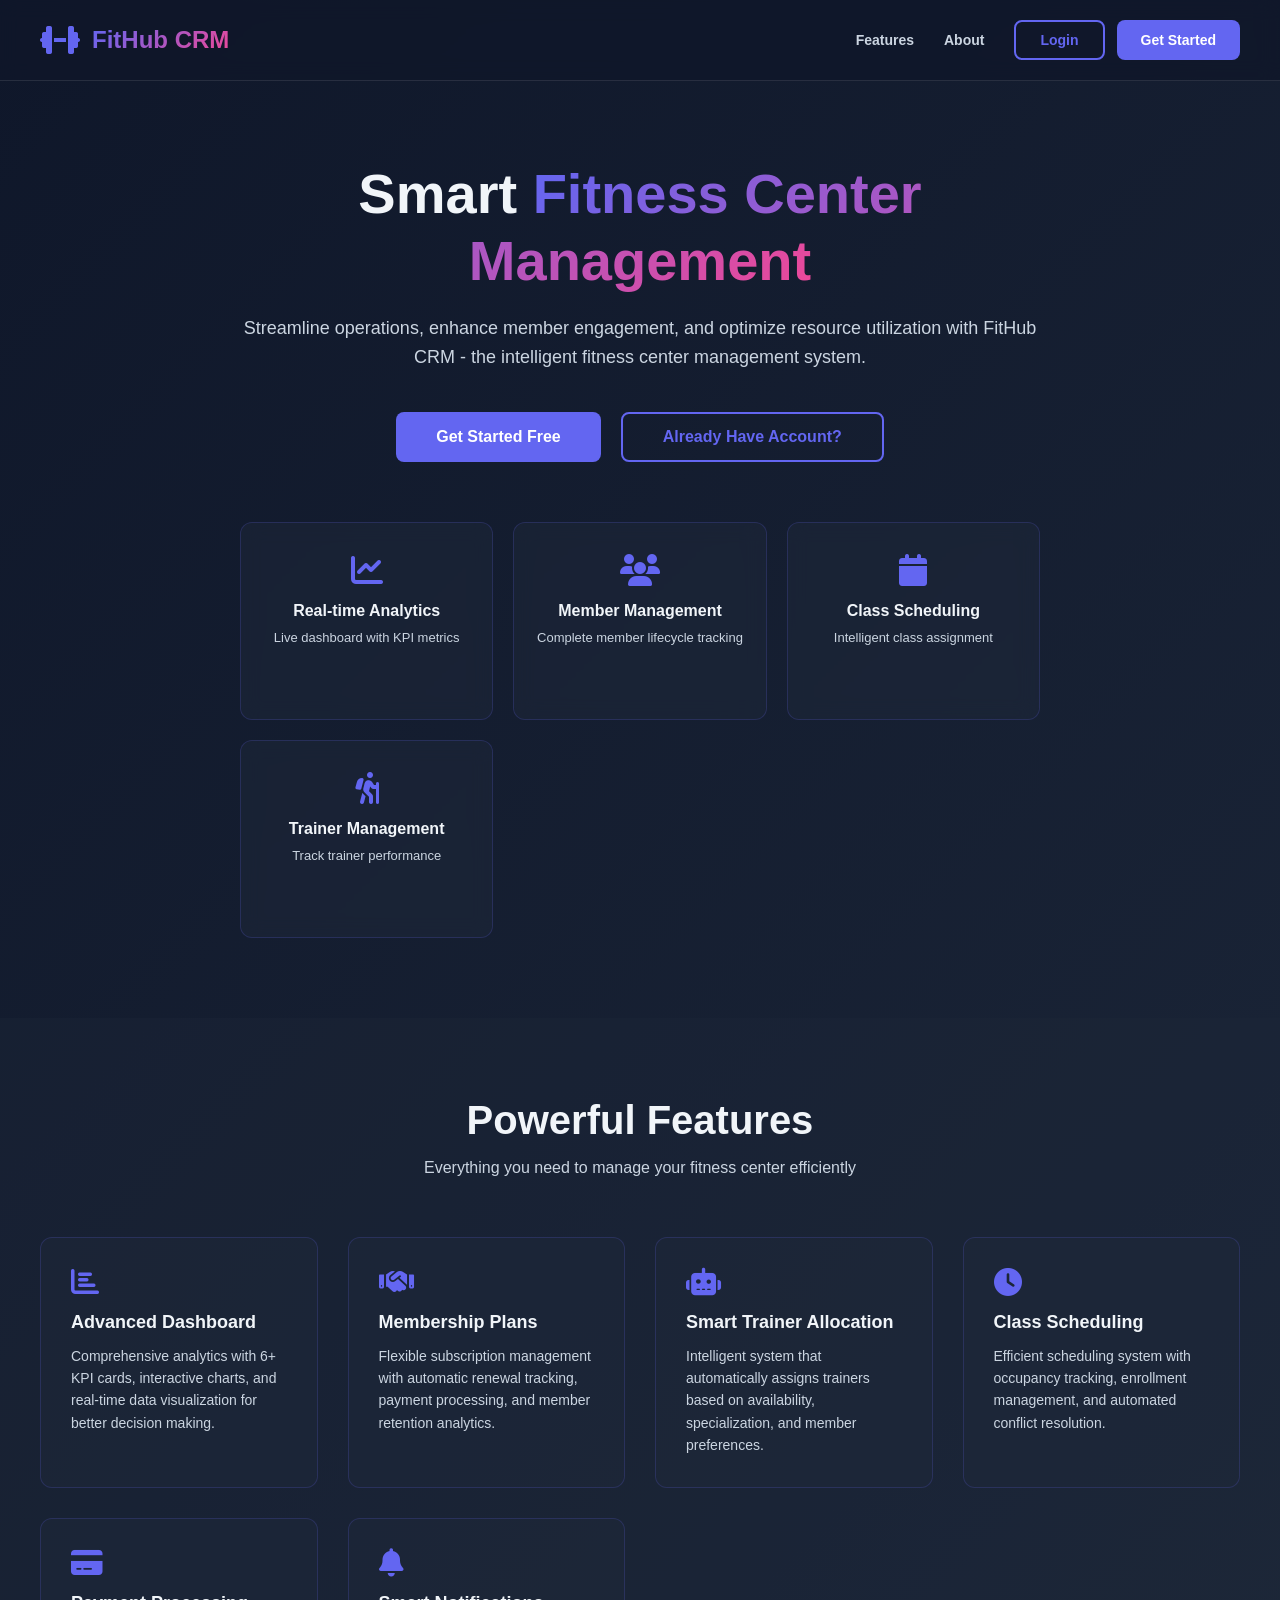
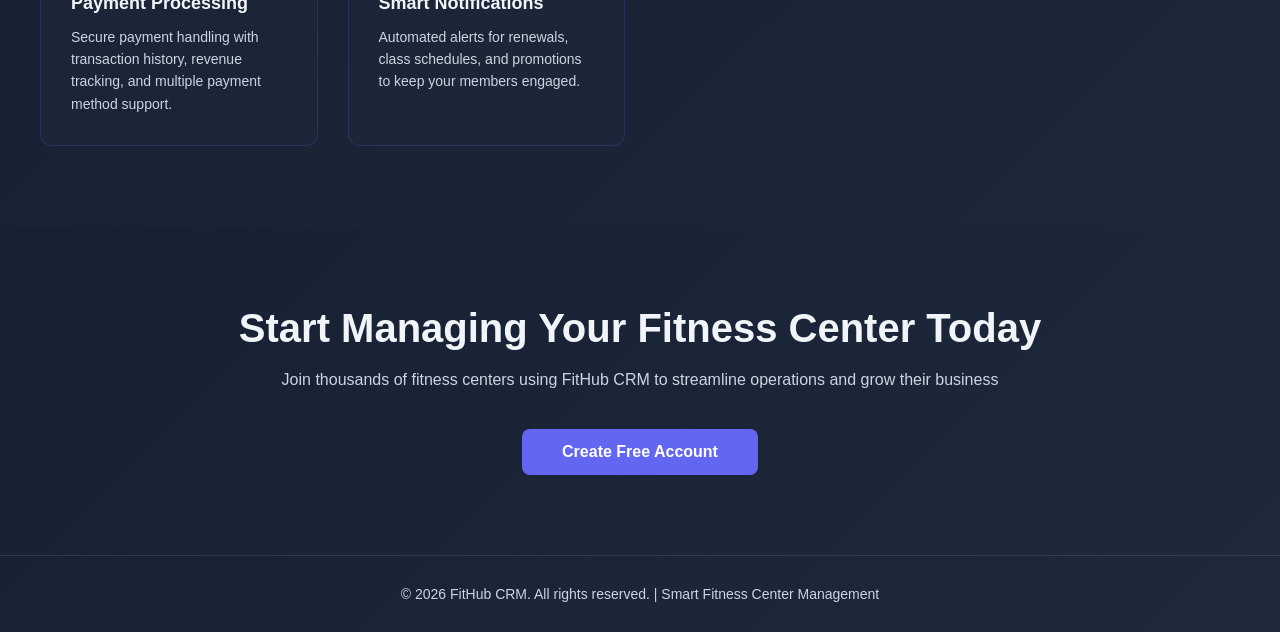
<file: NM Project/NM Project/fitness-crm/templates/landing.html>
<!DOCTYPE html>
<html lang="en">
<head>
    <meta charset="UTF-8">
    <meta name="viewport" content="width=device-width, initial-scale=1.0">
    <title>FitHub CRM - Fitness Center Management</title>
    <link rel="icon" type="image/svg+xml" href="{{ url_for('static', filename='favicon.svg') }}">
    <link rel="stylesheet" href="https://cdnjs.cloudflare.com/ajax/libs/font-awesome/6.4.0/css/all.min.css">
    <style>
        * {
            margin: 0;
            padding: 0;
            box-sizing: border-box;
        }

        :root {
            --primary: #6366f1;
            --primary-dark: #4f46e5;
            --secondary: #ec4899;
            --bg-primary: #0f172a;
            --bg-secondary: #1e293b;
            --text-primary: #f1f5f9;
            --text-secondary: #cbd5e1;
        }

        html {
            scroll-behavior: smooth;
        }

        body {
            font-family: 'Segoe UI', Tahoma, Geneva, Verdana, sans-serif;
            background: linear-gradient(135deg, var(--bg-primary) 0%, var(--bg-secondary) 100%);
            color: var(--text-primary);
            min-height: 100vh;
            overflow-x: hidden;
        }

        /* Header */
        header {
            display: flex;
            justify-content: space-between;
            align-items: center;
            padding: 20px 40px;
            background: rgba(15, 23, 42, 0.8);
            backdrop-filter: blur(10px);
            border-bottom: 1px solid rgba(255, 255, 255, 0.1);
            position: fixed;
            width: 100%;
            top: 0;
            z-index: 100;
        }

        .logo {
            display: flex;
            align-items: center;
            gap: 12px;
            font-size: 24px;
            font-weight: 700;
        }

        .logo i {
            color: var(--primary);
            font-size: 32px;
        }

        .logo-text {
            background: linear-gradient(135deg, var(--primary), var(--secondary));
            -webkit-background-clip: text;
            -webkit-text-fill-color: transparent;
            background-clip: text;
        }

        .nav-links {
            display: flex;
            gap: 30px;
            align-items: center;
        }

        .nav-links a {
            color: var(--text-secondary);
            text-decoration: none;
            font-size: 14px;
            font-weight: 600;
            transition: color 0.3s ease;
        }

        .nav-links a:hover {
            color: var(--primary);
        }

        .btn-group {
            display: flex;
            gap: 12px;
        }

        .btn {
            padding: 10px 24px;
            border: none;
            border-radius: 8px;
            font-size: 14px;
            font-weight: 600;
            cursor: pointer;
            transition: all 0.3s ease;
            text-decoration: none;
            display: inline-block;
        }

        .btn-primary {
            background: var(--primary);
            color: white;
        }

        .btn-primary:hover {
            background: var(--primary-dark);
            transform: translateY(-2px);
            box-shadow: 0 8px 20px rgba(99, 102, 241, 0.3);
        }

        .btn-secondary {
            background: transparent;
            color: var(--primary);
            border: 2px solid var(--primary);
        }

        .btn-secondary:hover {
            background: var(--primary);
            color: white;
        }

        /* Hero Section */
        .hero {
            margin-top: 80px;
            padding: 80px 40px;
            min-height: calc(100vh - 80px);
            display: flex;
            align-items: center;
            justify-content: center;
            text-align: center;
        }

        .hero-content {
            max-width: 800px;
        }

        .hero h1 {
            font-size: 56px;
            font-weight: 700;
            margin-bottom: 20px;
            line-height: 1.2;
        }

        .hero-gradient {
            background: linear-gradient(135deg, var(--primary), var(--secondary));
            -webkit-background-clip: text;
            -webkit-text-fill-color: transparent;
            background-clip: text;
        }

        .hero p {
            font-size: 18px;
            color: var(--text-secondary);
            margin-bottom: 40px;
            line-height: 1.6;
        }

        .hero-buttons {
            display: flex;
            gap: 20px;
            justify-content: center;
            flex-wrap: wrap;
            margin-bottom: 60px;
        }

        .hero-buttons .btn {
            padding: 14px 40px;
            font-size: 16px;
        }

        .features-preview {
            display: grid;
            grid-template-columns: repeat(auto-fit, minmax(200px, 1fr));
            gap: 20px;
            margin-top: 60px;
        }

        .feature-card {
            background: rgba(30, 41, 59, 0.5);
            backdrop-filter: blur(10px);
            border: 1px solid rgba(99, 102, 241, 0.2);
            border-radius: 12px;
            padding: 30px 20px;
            text-align: center;
            transition: all 0.3s ease;
        }

        .feature-card:hover {
            background: rgba(30, 41, 59, 0.8);
            border-color: var(--primary);
            transform: translateY(-5px);
        }

        .feature-icon {
            font-size: 32px;
            color: var(--primary);
            margin-bottom: 12px;
        }

        .feature-card h3 {
            font-size: 16px;
            font-weight: 600;
            margin-bottom: 8px;
        }

        .feature-card p {
            font-size: 13px;
            color: var(--text-secondary);
        }

        /* Features Section */
        .features {
            padding: 80px 40px;
            background: rgba(30, 41, 59, 0.3);
        }

        .section-title {
            text-align: center;
            margin-bottom: 60px;
        }

        .section-title h2 {
            font-size: 40px;
            margin-bottom: 16px;
        }

        .section-title p {
            font-size: 16px;
            color: var(--text-secondary);
        }

        .features-grid {
            display: grid;
            grid-template-columns: repeat(auto-fit, minmax(250px, 1fr));
            gap: 30px;
            max-width: 1200px;
            margin: 0 auto;
        }

        .feature-item {
            padding: 30px;
            background: rgba(30, 41, 59, 0.5);
            border: 1px solid rgba(99, 102, 241, 0.2);
            border-radius: 12px;
            transition: all 0.3s ease;
        }

        .feature-item:hover {
            background: rgba(30, 41, 59, 0.8);
            border-color: var(--primary);
            transform: translateY(-5px);
        }

        .feature-item i {
            font-size: 28px;
            color: var(--primary);
            margin-bottom: 16px;
        }

        .feature-item h3 {
            font-size: 18px;
            font-weight: 600;
            margin-bottom: 12px;
        }

        .feature-item p {
            font-size: 14px;
            color: var(--text-secondary);
            line-height: 1.6;
        }

        /* CTA Section */
        .cta {
            padding: 80px 40px;
            text-align: center;
        }

        .cta h2 {
            font-size: 40px;
            margin-bottom: 20px;
        }

        .cta p {
            font-size: 16px;
            color: var(--text-secondary);
            margin-bottom: 40px;
        }

        /* Footer */
        footer {
            padding: 30px 40px;
            text-align: center;
            border-top: 1px solid rgba(255, 255, 255, 0.1);
            color: var(--text-secondary);
            font-size: 14px;
        }

        /* Modals */
        .modal {
            display: none;
            position: fixed;
            top: 0;
            left: 0;
            width: 100%;
            height: 100%;
            background: rgba(0, 0, 0, 0.7);
            z-index: 1000;
            align-items: center;
            justify-content: center;
        }

        .modal.active {
            display: flex;
        }

        .modal-content {
            background: var(--bg-secondary);
            border: 1px solid rgba(99, 102, 241, 0.3);
            border-radius: 16px;
            padding: 40px;
            max-width: 400px;
            width: 90%;
            max-height: 90vh;
            overflow-y: auto;
            animation: slideUp 0.3s ease;
        }

        @keyframes slideUp {
            from {
                transform: translateY(50px);
                opacity: 0;
            }
            to {
                transform: translateY(0);
                opacity: 1;
            }
        }

        .modal-header {
            display: flex;
            justify-content: space-between;
            align-items: center;
            margin-bottom: 24px;
        }

        .modal-header h2 {
            font-size: 24px;
            font-weight: 700;
        }

        .close-btn {
            background: none;
            border: none;
            color: var(--text-secondary);
            font-size: 24px;
            cursor: pointer;
            transition: color 0.3s ease;
        }

        .close-btn:hover {
            color: var(--text-primary);
        }

        .form-group {
            margin-bottom: 20px;
        }

        .form-group label {
            display: block;
            font-size: 14px;
            font-weight: 600;
            margin-bottom: 8px;
            color: var(--text-primary);
        }

        .form-group input,
        .form-group select {
            width: 100%;
            padding: 12px;
            background: var(--bg-primary);
            border: 1px solid rgba(99, 102, 241, 0.3);
            border-radius: 8px;
            color: var(--text-primary);
            font-size: 14px;
            transition: all 0.3s ease;
        }

        .form-group input:focus,
        .form-group select:focus {
            outline: none;
            border-color: var(--primary);
            box-shadow: 0 0 0 3px rgba(99, 102, 241, 0.1);
        }

        .form-group input::placeholder {
            color: var(--text-secondary);
        }

        .form-group select option {
            background: var(--bg-primary);
            color: var(--text-primary);
        }

        .error-message {
            color: #ef4444;
            font-size: 12px;
            margin-top: 6px;
            display: none;
        }

        .error-message.show {
            display: block;
        }

        .success-message {
            background: rgba(16, 185, 129, 0.1);
            border: 1px solid #10b981;
            color: #10b981;
            padding: 12px;
            border-radius: 8px;
            font-size: 14px;
            margin-bottom: 20px;
            display: none;
        }

        .success-message.show {
            display: block;
        }

        .form-footer {
            margin-top: 20px;
            text-align: center;
            font-size: 14px;
            color: var(--text-secondary);
        }

        .form-footer a {
            color: var(--primary);
            text-decoration: none;
            font-weight: 600;
            cursor: pointer;
        }

        .form-footer a:hover {
            text-decoration: underline;
        }

        .submit-btn {
            width: 100%;
            padding: 12px;
            background: var(--primary);
            color: white;
            border: none;
            border-radius: 8px;
            font-size: 14px;
            font-weight: 600;
            cursor: pointer;
            transition: all 0.3s ease;
            margin-top: 20px;
        }

        .submit-btn:hover {
            background: var(--primary-dark);
            transform: translateY(-2px);
            box-shadow: 0 8px 20px rgba(99, 102, 241, 0.3);
        }

        .submit-btn:disabled {
            opacity: 0.5;
            cursor: not-allowed;

                .demo-info {
                    background: rgba(59, 130, 246, 0.1);
                    border: 1px solid #3b82f6;
                    border-radius: 8px;
                    padding: 12px;
                    margin-top: 16px;
                    font-size: 12px;
                    color: var(--text-secondary);
                }

                .demo-info strong {
                    color: var(--primary);
                }

                .demo-credentials {
                    margin-top: 8px;
                    font-family: 'Courier New', monospace;
                    background: rgba(15, 23, 42, 0.5);
                    padding: 8px;
                    border-radius: 4px;
                }
        }

        /* Responsive */
        @media (max-width: 768px) {
            header {
                padding: 16px 20px;
                flex-wrap: wrap;
                gap: 20px;
            }

            .nav-links {
                gap: 16px;
            }

            .hero {
                padding: 40px 20px;
                margin-top: 120px;
            }

            .hero h1 {
                font-size: 32px;
            }

            .hero p {
                font-size: 16px;
            }

            .features,
            .cta {
                padding: 40px 20px;
            }

            .features-grid {
                grid-template-columns: 1fr;
            }

            .modal-content {
                padding: 30px 20px;
            }

            .hero-buttons {
                flex-direction: column;
            }

            .hero-buttons .btn {
                width: 100%;
            }
        }
    </style>
</head>
<body>
    <!-- Header -->
    <header>
        <div class="logo">
            <i class="fas fa-dumbbell"></i>
            <span class="logo-text">FitHub CRM</span>
        </div>
        <nav class="nav-links">
            <a href="#features">Features</a>
            <a href="#about">About</a>
            <div class="btn-group">
                <button class="btn btn-secondary" onclick="openLoginModal()">Login</button>
                <button class="btn btn-primary" onclick="openSignupModal()">Get Started</button>
            </div>
        </nav>
    </header>

    <!-- Hero Section -->
    <section class="hero">
        <div class="hero-content">
            <h1>Smart <span class="hero-gradient">Fitness Center Management</span></h1>
            <p>Streamline operations, enhance member engagement, and optimize resource utilization with FitHub CRM - the intelligent fitness center management system.</p>
            <div class="hero-buttons">
                <button class="btn btn-primary" onclick="openSignupModal()">Get Started Free</button>
                <button class="btn btn-secondary" onclick="openLoginModal()">Already Have Account?</button>
            </div>

            <div class="features-preview">
                <div class="feature-card">
                    <div class="feature-icon"><i class="fas fa-chart-line"></i></div>
                    <h3>Real-time Analytics</h3>
                    <p>Live dashboard with KPI metrics</p>
                </div>
                <div class="feature-card">
                    <div class="feature-icon"><i class="fas fa-users"></i></div>
                    <h3>Member Management</h3>
                    <p>Complete member lifecycle tracking</p>
                </div>
                <div class="feature-card">
                    <div class="feature-icon"><i class="fas fa-calendar"></i></div>
                    <h3>Class Scheduling</h3>
                    <p>Intelligent class assignment</p>
                </div>
                <div class="feature-card">
                    <div class="feature-icon"><i class="fas fa-person-hiking"></i></div>
                    <h3>Trainer Management</h3>
                    <p>Track trainer performance</p>
                </div>
            </div>
        </div>
    </section>

    <!-- Features Section -->
    <section class="features" id="features">
        <div class="section-title">
            <h2>Powerful Features</h2>
            <p>Everything you need to manage your fitness center efficiently</p>
        </div>
        <div class="features-grid">
            <div class="feature-item">
                <i class="fas fa-chart-bar"></i>
                <h3>Advanced Dashboard</h3>
                <p>Comprehensive analytics with 6+ KPI cards, interactive charts, and real-time data visualization for better decision making.</p>
            </div>
            <div class="feature-item">
                <i class="fas fa-handshake"></i>
                <h3>Membership Plans</h3>
                <p>Flexible subscription management with automatic renewal tracking, payment processing, and member retention analytics.</p>
            </div>
            <div class="feature-item">
                <i class="fas fa-robot"></i>
                <h3>Smart Trainer Allocation</h3>
                <p>Intelligent system that automatically assigns trainers based on availability, specialization, and member preferences.</p>
            </div>
            <div class="feature-item">
                <i class="fas fa-clock"></i>
                <h3>Class Scheduling</h3>
                <p>Efficient scheduling system with occupancy tracking, enrollment management, and automated conflict resolution.</p>
            </div>
            <div class="feature-item">
                <i class="fas fa-credit-card"></i>
                <h3>Payment Processing</h3>
                <p>Secure payment handling with transaction history, revenue tracking, and multiple payment method support.</p>
            </div>
            <div class="feature-item">
                <i class="fas fa-bell"></i>
                <h3>Smart Notifications</h3>
                <p>Automated alerts for renewals, class schedules, and promotions to keep your members engaged.</p>
            </div>
        </div>
    </section>

    <!-- CTA Section -->
    <section class="cta" id="about">
        <h2>Start Managing Your Fitness Center Today</h2>
        <p>Join thousands of fitness centers using FitHub CRM to streamline operations and grow their business</p>
        <button class="btn btn-primary" onclick="openSignupModal()" style="padding: 14px 40px; font-size: 16px;">Create Free Account</button>
    </section>

    <!-- Footer -->
    <footer>
        <p>&copy; 2026 FitHub CRM. All rights reserved. | Smart Fitness Center Management</p>
    </footer>

    <!-- Login Modal -->
    <div class="modal" id="loginModal">
        <div class="modal-content">
            <div class="modal-header">
                <h2>Welcome Back</h2>
                <button class="close-btn" onclick="closeLoginModal()">&times;</button>
            </div>
            
            <div class="success-message" id="loginSuccess"></div>
            
            <form id="loginForm" onsubmit="handleLogin(event)">
                <div class="form-group">
                    <label for="loginEmail">Email Address</label>
                    <input type="email" id="loginEmail" placeholder="Enter your email" required>
                    <div class="error-message" id="loginEmailError"></div>
                </div>

                <div class="form-group">
                    <label for="loginPassword">Password</label>
                    <input type="password" id="loginPassword" placeholder="Enter your password" required>
                    <div class="error-message" id="loginPasswordError"></div>
                </div>

                <button type="submit" class="submit-btn">Login</button>
            </form>

            <div class="form-footer">
                Don't have an account? <a onclick="switchToSignup()">Sign up here</a>

                        <div class="demo-info">
                            <strong>Demo Account:</strong>
                            <div class="demo-credentials">
                                Email: admin@fithouse.com<br>
                                Password: password123
                            </div>
                        </div>
            </div>
        </div>
    </div>

    <!-- Signup Modal -->
    <div class="modal" id="signupModal">
        <div class="modal-content">
            <div class="modal-header">
                <h2>Create Account</h2>
                <button class="close-btn" onclick="closeSignupModal()">&times;</button>
            </div>
            
            <div class="success-message" id="signupSuccess"></div>
            
            <form id="signupForm" onsubmit="handleSignup(event)">
                <div class="form-group">
                    <label for="signupName">Full Name</label>
                    <input type="text" id="signupName" placeholder="Enter your full name" required>
                    <div class="error-message" id="signupNameError"></div>
                </div>

                <div class="form-group">
                    <label for="signupEmail">Email Address</label>
                    <input type="email" id="signupEmail" placeholder="Enter your email" required>
                    <div class="error-message" id="signupEmailError"></div>
                </div>

                <div class="form-group">
                    <label for="signupRole">Role</label>
                    <select id="signupRole" required>
                        <option value="Manager">Gym Manager</option>
                        <option value="Trainer">Trainer</option>
                        <option value="Staff">Staff</option>
                    </select>
                    <div class="error-message" id="signupRoleError"></div>
                </div>

                <div class="form-group">
                    <label for="signupPassword">Password</label>
                    <input type="password" id="signupPassword" placeholder="Minimum 6 characters" required minlength="6">
                    <div class="error-message" id="signupPasswordError"></div>
                </div>

                <div class="form-group">
                    <label for="signupConfirmPassword">Confirm Password</label>
                    <input type="password" id="signupConfirmPassword" placeholder="Confirm password" required>
                    <div class="error-message" id="signupConfirmError"></div>
                </div>

                <button type="submit" class="submit-btn">Create Account</button>
            </form>

            <div class="form-footer">
                Already have an account? <a onclick="switchToLogin()">Login here</a>
            </div>
        </div>
    </div>

    <script>
        // Modal Functions
        function openLoginModal() {
            document.getElementById('loginModal').classList.add('active');
            document.getElementById('signupModal').classList.remove('active');
        }

        function closeLoginModal() {
            document.getElementById('loginModal').classList.remove('active');
            clearLoginForm();
        }

        function openSignupModal() {
            document.getElementById('signupModal').classList.add('active');
            document.getElementById('loginModal').classList.remove('active');
        }

        function closeSignupModal() {
            document.getElementById('signupModal').classList.remove('active');
            clearSignupForm();
        }

        function switchToLogin() {
            closeSignupModal();
            openLoginModal();
        }

        function switchToSignup() {
            closeLoginModal();
            openSignupModal();
        }

        function clearLoginForm() {
            document.getElementById('loginForm').reset();
            document.querySelectorAll('.error-message').forEach(el => el.classList.remove('show'));
        }

        function clearSignupForm() {
            document.getElementById('signupForm').reset();
            document.querySelectorAll('.error-message').forEach(el => el.classList.remove('show'));
        }

        // Handle Login
        async function handleLogin(e) {
            e.preventDefault();
            clearErrors();

            const email = document.getElementById('loginEmail').value.trim();
            const password = document.getElementById('loginPassword').value.trim();

            try {
                const response = await fetch('/api/auth/login', {
                    method: 'POST',
                    headers: { 'Content-Type': 'application/json' },
                    body: JSON.stringify({ email, password })
                });

                const data = await response.json();

                if (!response.ok) {
                    showError('loginPasswordError', data.error || 'Login failed');
                    return;
                }

                // Store user info
                sessionStorage.setItem('user', JSON.stringify(data.user));
                
                // Show success message
                const successMsg = document.getElementById('loginSuccess');
                successMsg.textContent = 'Login successful! Redirecting...';
                successMsg.classList.add('show');

                // Redirect
                setTimeout(() => {
                    window.location.href = '/dashboard';
                }, 1500);

            } catch (error) {
                console.error('Error:', error);
                showError('loginPasswordError', 'Network error. Please try again.');
            }
        }

        // Handle Signup
        async function handleSignup(e) {
            e.preventDefault();
            clearErrors();

            const name = document.getElementById('signupName').value.trim();
            const email = document.getElementById('signupEmail').value.trim();
            const role = document.getElementById('signupRole').value;
            const password = document.getElementById('signupPassword').value;
            const confirmPassword = document.getElementById('signupConfirmPassword').value;

            // Validation
            if (!name) {
                showError('signupNameError', 'Name is required');
                return;
            }
            if (!email) {
                showError('signupEmailError', 'Email is required');
                return;
            }
            if (password.length < 6) {
                showError('signupPasswordError', 'Password must be at least 6 characters');
                return;
            }
            if (password !== confirmPassword) {
                showError('signupConfirmError', 'Passwords do not match');
                return;
            }

            try {
                const response = await fetch('/api/auth/signup', {
                    method: 'POST',
                    headers: { 'Content-Type': 'application/json' },
                    body: JSON.stringify({ name, email, role, password, confirm_password: confirmPassword })
                });

                const data = await response.json();

                if (!response.ok) {
                    const errorField = data.error.includes('email') ? 'signupEmailError' : 'signupPasswordError';
                    showError(errorField, data.error || 'Signup failed');
                    return;
                }

                // Show success
                const successMsg = document.getElementById('signupSuccess');
                successMsg.textContent = 'Account created successfully! Logging in...';
                successMsg.classList.add('show');

                // Store user info and redirect
                setTimeout(() => {
                    sessionStorage.setItem('user', JSON.stringify(data.user));
                    window.location.href = '/dashboard';
                }, 1500);

            } catch (error) {
                console.error('Error:', error);
                showError('signupPasswordError', 'Network error. Please try again.');
            }
        }

        function showError(fieldId, message) {
            const errorEl = document.getElementById(fieldId);
            if (errorEl) {
                errorEl.textContent = message;
                errorEl.classList.add('show');
            }
        }

        function clearErrors() {
            document.querySelectorAll('.error-message').forEach(el => {
                el.classList.remove('show');
                el.textContent = '';
            });
        }

        // Close modals when clicking outside
        window.onclick = function(event) {
            const loginModal = document.getElementById('loginModal');
            const signupModal = document.getElementById('signupModal');
            
            if (event.target === loginModal) {
                closeLoginModal();
            }
            if (event.target === signupModal) {
                closeSignupModal();
            }
        }
    </script>
</body>
</html>
</file>
